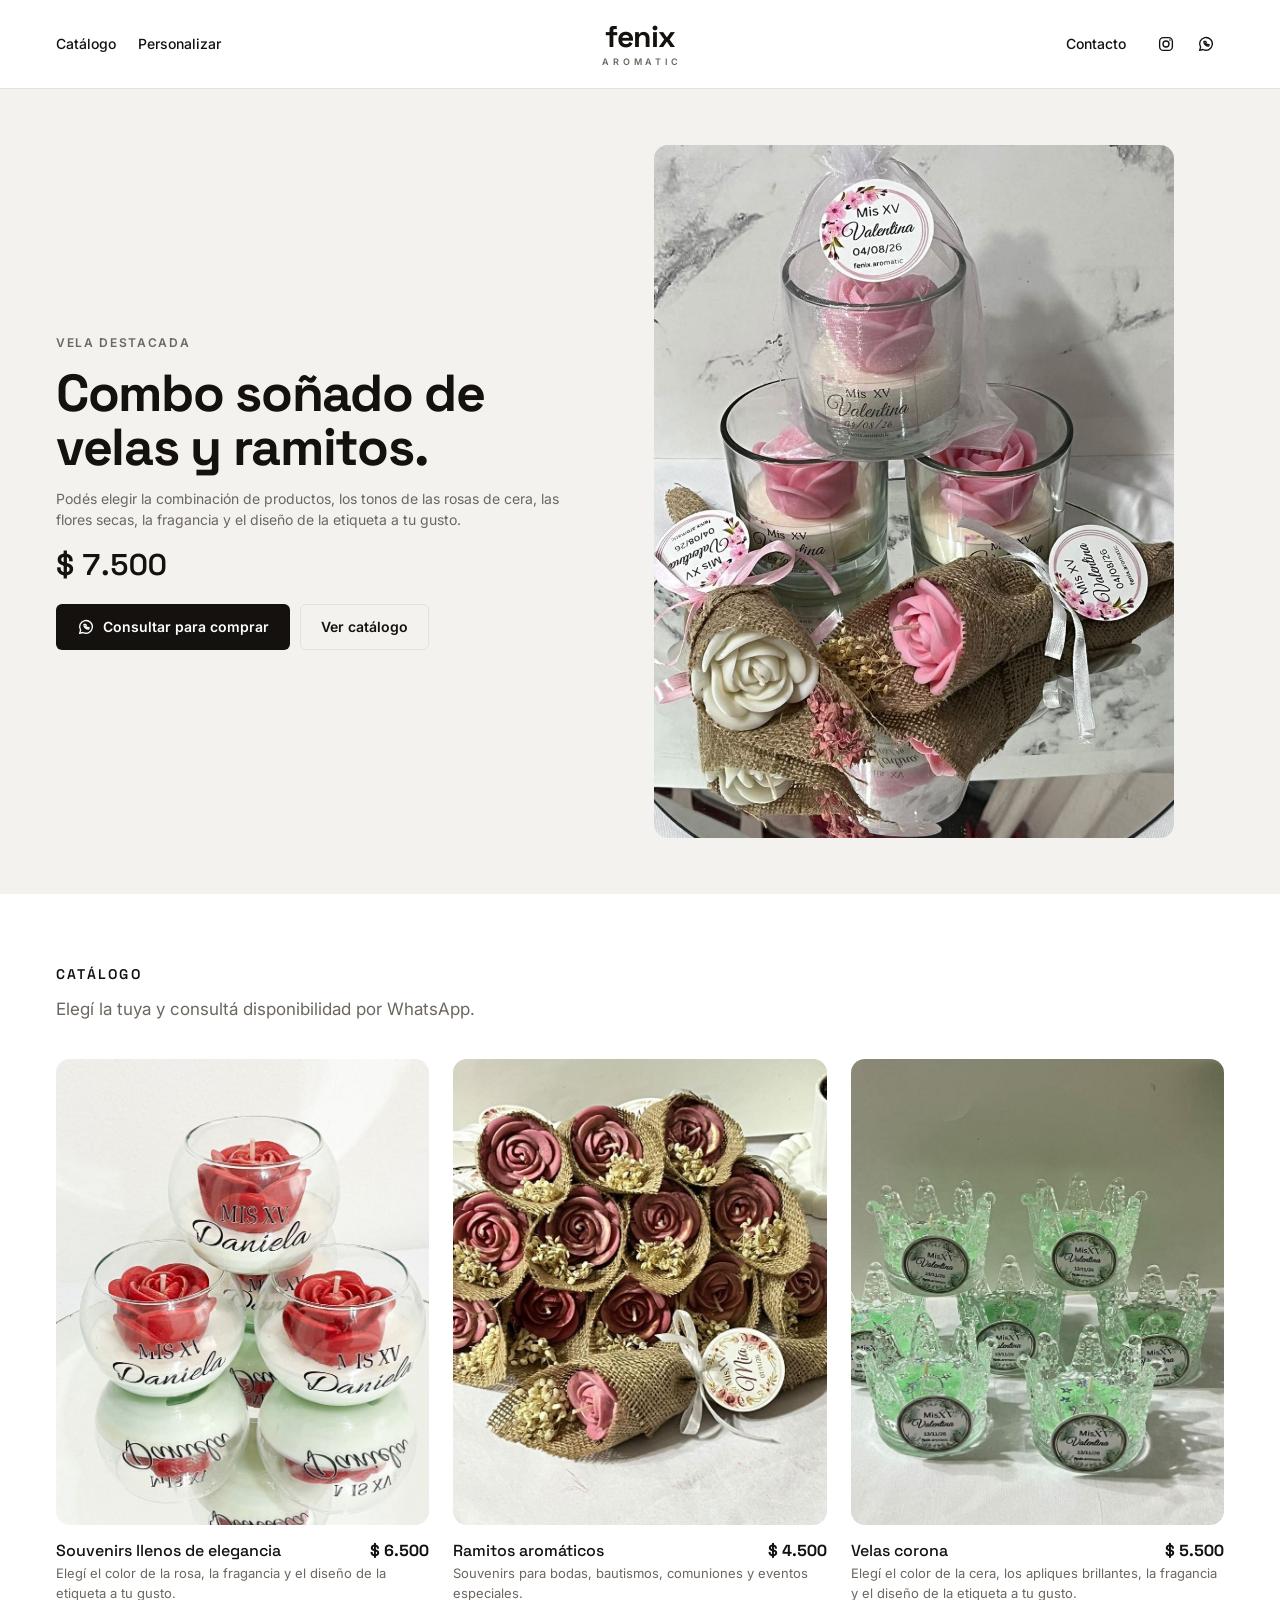
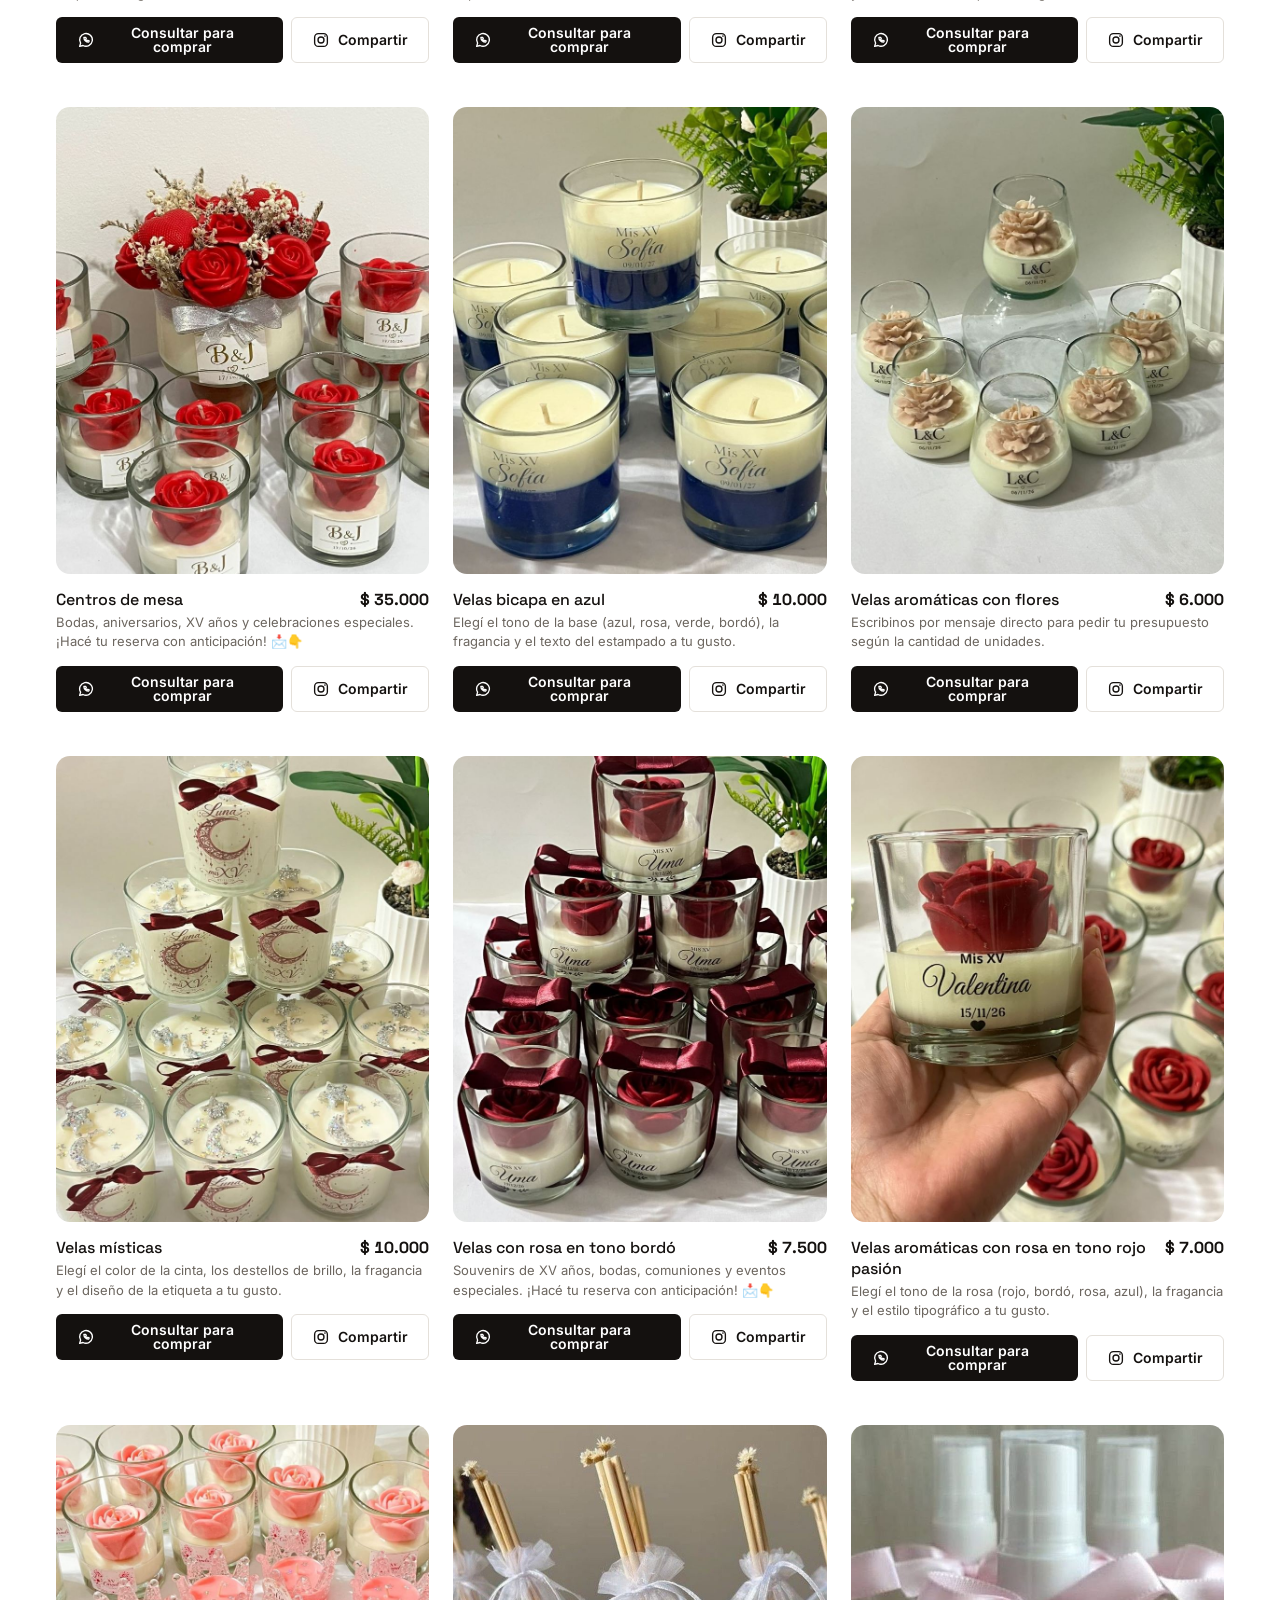
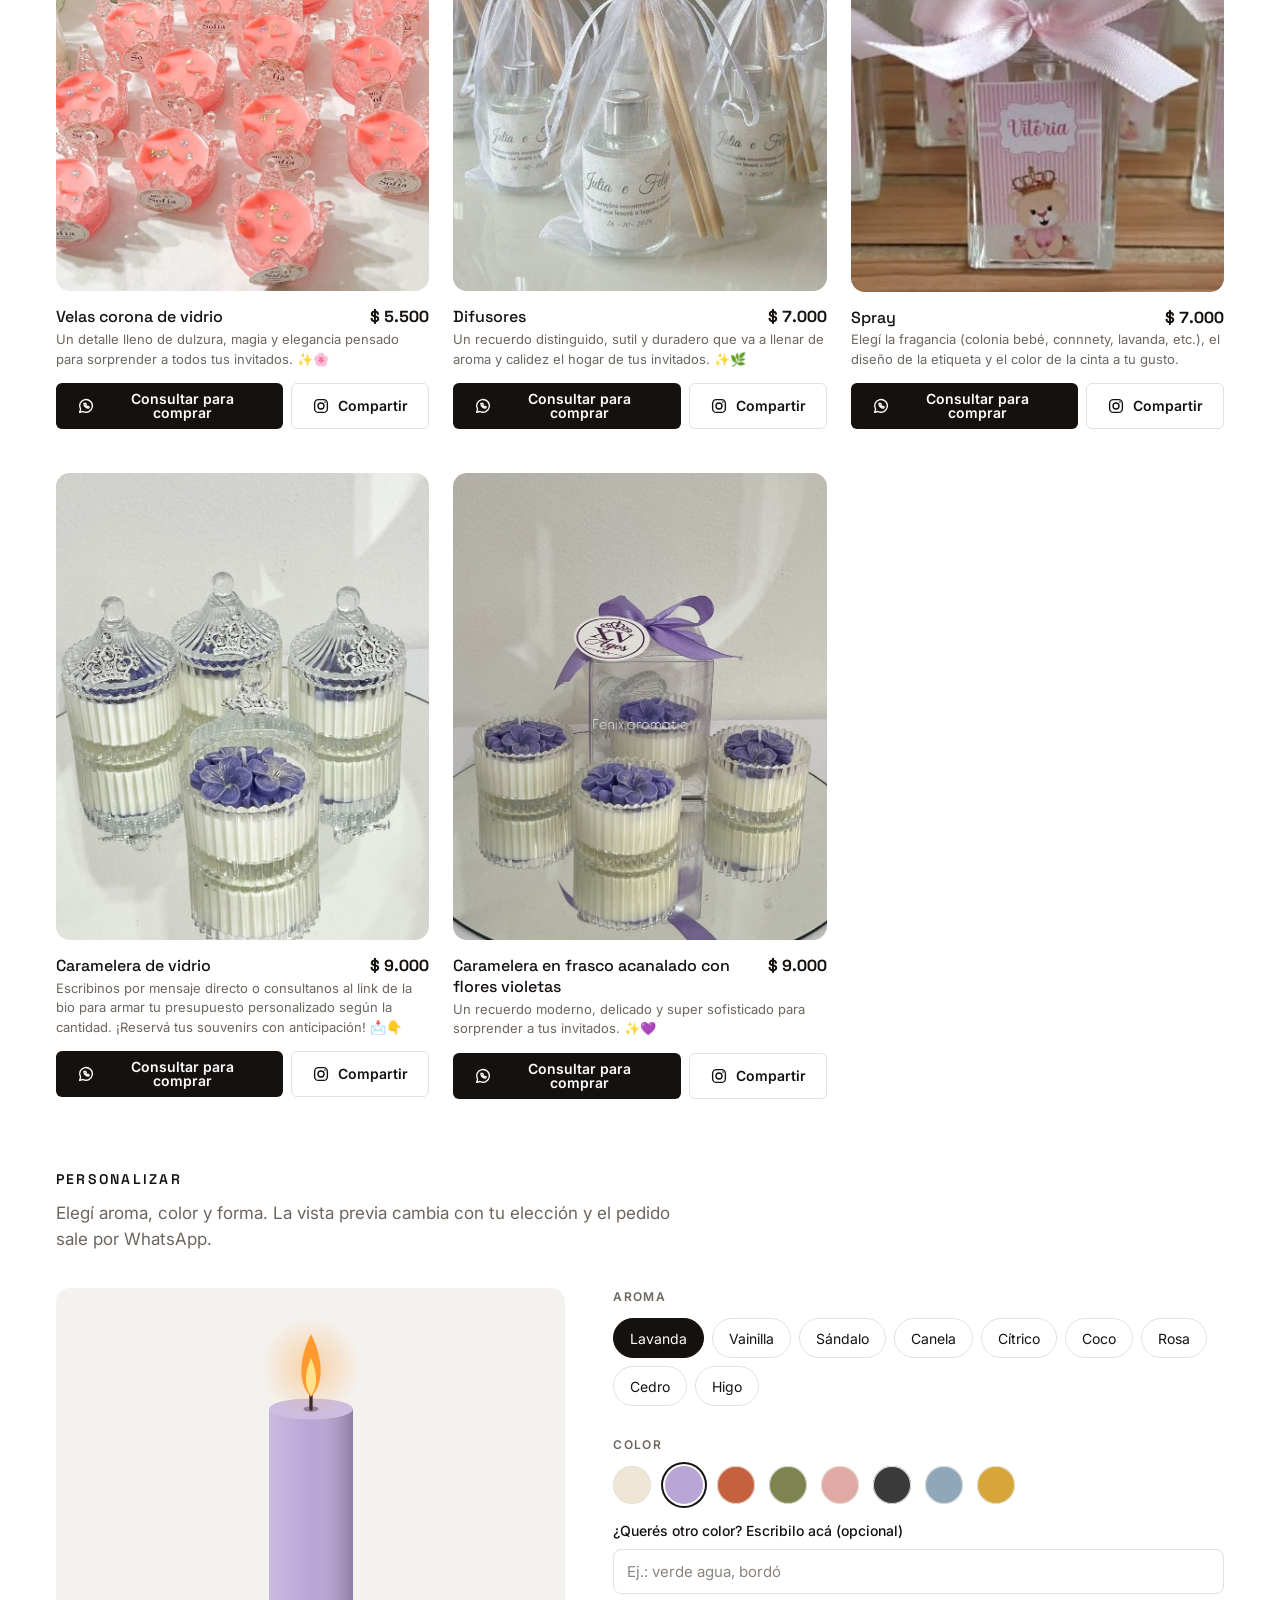
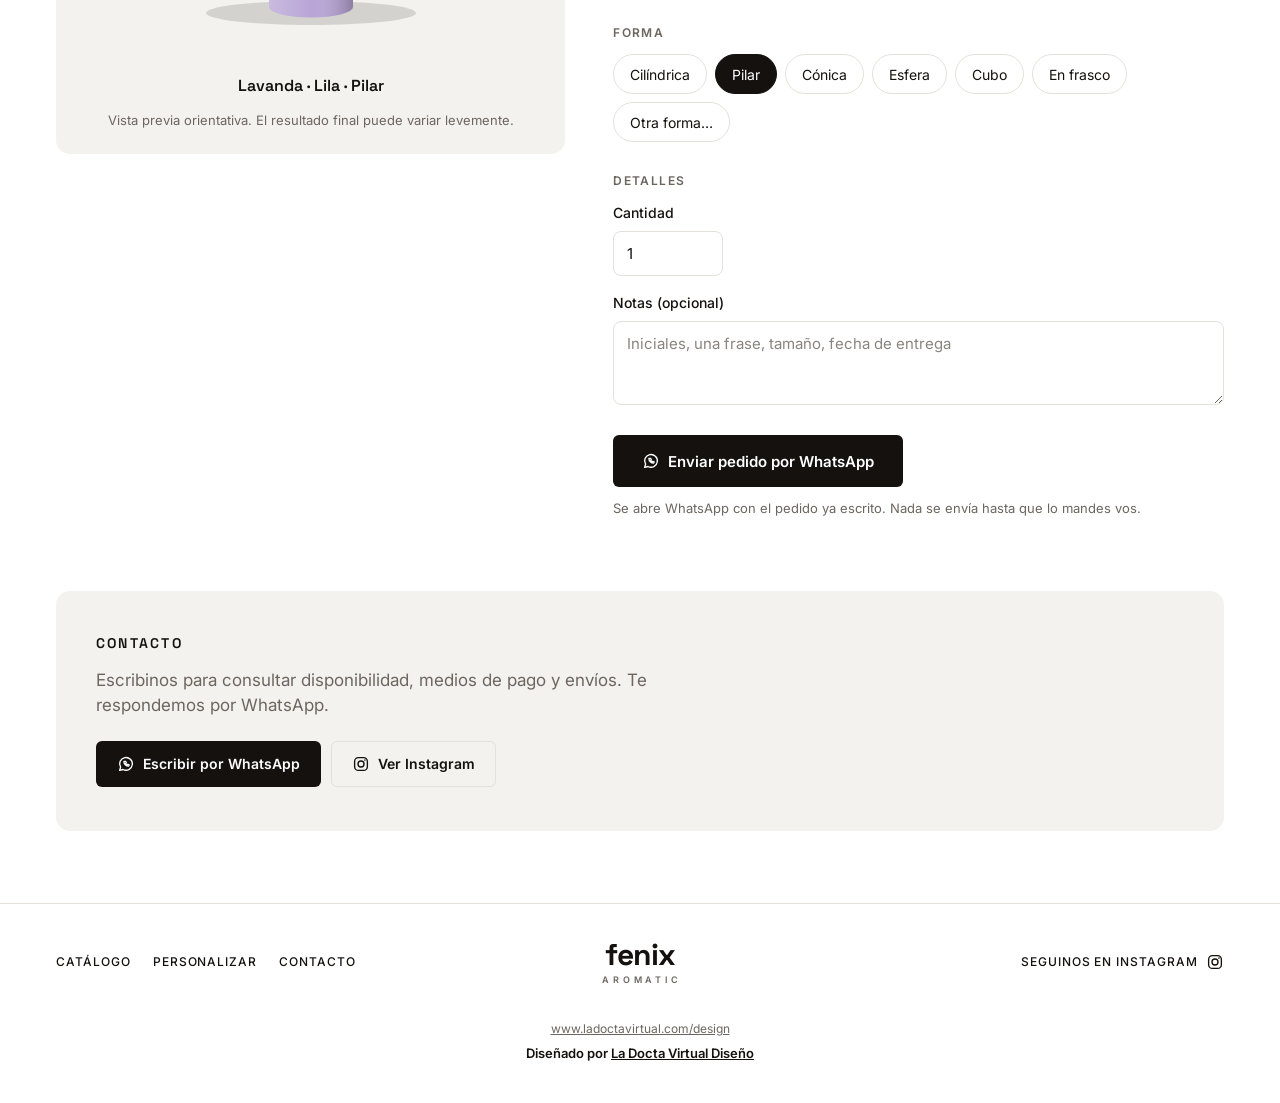
<file: index.html>
<!doctype html>
<html lang="es">
<head>
<meta charset="utf-8">
<meta name="viewport" content="width=device-width, initial-scale=1">
<title>Fenix Aromatic</title>
<meta name="description" content="Fenix Aromatic: velas aromáticas. Catálogo, consultas por WhatsApp y velas personalizadas por aroma, color y forma.">
<link rel="icon" href="data:image/svg+xml,%3Csvg xmlns='http://www.w3.org/2000/svg' viewBox='0 0 100 100'%3E%3Ctext y='.9em' font-size='90'%3E🕯️%3C/text%3E%3C/svg%3E">
<link rel="preconnect" href="https://fonts.googleapis.com">
<link rel="preconnect" href="https://fonts.gstatic.com" crossorigin>
<link rel="stylesheet" href="https://fonts.googleapis.com/css2?family=Inter:wght@400;500;600&family=Space+Grotesk:wght@500;600;700&display=swap">
<link rel="stylesheet" href="css/style.css">
<script>document.documentElement.classList.add('cargando');</script>
</head>
<body>

<!-- Iconos (se usan con <use>) -->
<svg width="0" height="0" style="position:absolute" aria-hidden="true" focusable="false">
  <symbol id="i-ig" viewBox="0 0 24 24">
    <g fill="none" stroke="currentColor" stroke-width="1.8" stroke-linecap="round" stroke-linejoin="round">
      <rect x="3.5" y="3.5" width="17" height="17" rx="5"/>
      <circle cx="12" cy="12" r="4"/>
    </g>
    <circle cx="17.3" cy="6.8" r="1.1" fill="currentColor"/>
  </symbol>
  <symbol id="i-wa" viewBox="0 0 24 24">
    <g fill="none" stroke="currentColor" stroke-width="1.8" stroke-linecap="round" stroke-linejoin="round">
      <path d="M3.5 20.5l1.3-4.2A8.5 8.5 0 1 1 8 19.3z"/>
      <path d="M9.2 8.6c0 3.4 2.8 6.2 6.2 6.2l.9-1.5-1.9-.9-.9.8a4.3 4.3 0 0 1-1.9-1.9l.8-.9-.9-1.9z"/>
    </g>
  </symbol>
</svg>

<header class="site-header" id="inicio">
  <div class="wrap header-inner">
    <nav class="nav nav-left" aria-label="Principal">
      <a href="#catalogo" data-c="ajustes.menu_catalogo"></a>
      <a href="#personalizar" data-c="ajustes.menu_personalizar"></a>
    </nav>
    <a class="logo" href="#inicio" data-aria="inicio">
      <span class="logo-main" data-c="ajustes.logo_principal"></span>
      <span class="logo-sub" data-c="ajustes.logo_secundario"></span>
    </a>
    <div class="nav nav-right">
      <a href="#contacto" data-c="ajustes.menu_contacto"></a>
      <span class="socials">
        <a class="icon-link" data-ig data-aria="instagram" href="#" target="_blank" rel="noopener"><svg class="ico" aria-hidden="true"><use href="#i-ig"/></svg></a>
        <a class="icon-link" data-wa="general" href="#" target="_blank" rel="noopener" aria-label="Escribir por WhatsApp"><svg class="ico" aria-hidden="true"><use href="#i-wa"/></svg></a>
      </span>
    </div>
  </div>
</header>

<main>

  <!-- Vela destacada (contenido en content/inicio.json) -->
  <section class="hero" aria-labelledby="hero-nombre">
    <div class="wrap hero-inner">
      <div class="hero-copy">
        <p class="eyebrow" data-c="inicio.etiqueta"></p>
        <h1 id="hero-nombre" data-c="inicio.titulo"></h1>
        <p class="hero-meta" data-c="inicio.descripcion"></p>
        <p class="hero-price" data-c="inicio.precio"></p>
        <div class="hero-actions">
          <a class="btn btn-dark" id="hero-wa" href="#" target="_blank" rel="noopener"><svg class="ico" aria-hidden="true"><use href="#i-wa"/></svg><span data-c="inicio.boton_principal"></span></a>
          <a class="btn btn-line" href="#catalogo" data-c="inicio.boton_secundario"></a>
        </div>
      </div>
      <div class="hero-art">
        <img id="hero-img" alt="" fetchpriority="high">
      </div>
    </div>
  </section>

  <!-- Catálogo (las tarjetas se arman con content/catalogo.json) -->
  <section class="section" id="catalogo" aria-labelledby="catalogo-titulo">
    <div class="wrap">
      <h2 class="section-title" id="catalogo-titulo" data-c="catalogo.titulo"></h2>
      <p class="section-lead" data-c="catalogo.descripcion"></p>
      <div class="grid" id="grid-catalogo"></div>
    </div>
  </section>

  <!-- Personalizar (opciones en content/personalizar.json) -->
  <section class="section flush-top" id="personalizar" aria-labelledby="personalizar-titulo">
    <div class="wrap">
      <h2 class="section-title" id="personalizar-titulo" data-c="personalizar.titulo"></h2>
      <p class="section-lead" data-c="personalizar.descripcion"></p>

      <div class="custom-grid">

        <!-- Vista previa: la forma se resuelve con CSS y el color / resumen con js/app.js -->
        <div class="preview">
          <svg class="preview-svg" viewBox="0 0 200 230" role="img" aria-label="Vista previa de tu vela" xmlns="http://www.w3.org/2000/svg">
            <defs>
              <linearGradient id="pv-s" x1="0" x2="1" y1="0" y2="0">
                <stop offset="0" stop-color="#fff" stop-opacity=".24"/><stop offset=".5" stop-color="#fff" stop-opacity="0"/><stop offset="1" stop-color="#000" stop-opacity=".24"/>
              </linearGradient>
              <radialGradient id="pv-r" cx=".35" cy=".3" r=".8">
                <stop offset="0" stop-color="#fff" stop-opacity=".38"/><stop offset=".5" stop-color="#fff" stop-opacity="0"/><stop offset="1" stop-color="#000" stop-opacity=".26"/>
              </radialGradient>
              <radialGradient id="pv-g">
                <stop offset="0" stop-color="#ff9a2e" stop-opacity=".38"/><stop offset="1" stop-color="#ff9a2e" stop-opacity="0"/>
              </radialGradient>
            </defs>
            <ellipse cx="100" cy="198" rx="70" ry="8" fill="#14110f" fill-opacity=".14"/>

            <g class="shape s-cilindro">
              <path class="c-body" d="M64 96V194A36 8 0 0 0 136 194V96Z"/>
              <path d="M64 96V194A36 8 0 0 0 136 194V96Z" fill="url(#pv-s)"/>
              <ellipse class="c-top" cx="100" cy="96" rx="36" ry="8"/>
              <ellipse class="c-dark" cx="100" cy="96" rx="6" ry="2.2"/>
              <circle cx="100" cy="68" r="34" fill="url(#pv-g)"/>
              <line x1="100" y1="96" x2="100" y2="86" stroke="#3a2a22" stroke-width="2.2" stroke-linecap="round"/>
              <g class="flame"><path d="M100 88C110 78 107 60 100 46C93 60 90 78 100 88Z" fill="#ff9a2e"/><path d="M100 87C105 81 104 71 100 62C96 71 95 81 100 87Z" fill="#ffe28a"/></g>
            </g>

            <g class="shape s-pilar">
              <path class="c-body" d="M72 62V194A28 7 0 0 0 128 194V62Z"/>
              <path d="M72 62V194A28 7 0 0 0 128 194V62Z" fill="url(#pv-s)"/>
              <ellipse class="c-top" cx="100" cy="62" rx="28" ry="7"/>
              <ellipse class="c-dark" cx="100" cy="62" rx="5" ry="1.8"/>
              <circle cx="100" cy="34" r="34" fill="url(#pv-g)"/>
              <line x1="100" y1="62" x2="100" y2="52" stroke="#3a2a22" stroke-width="2.2" stroke-linecap="round"/>
              <g class="flame"><path d="M100 54C110 44 107 26 100 12C93 26 90 44 100 54Z" fill="#ff9a2e"/><path d="M100 53C105 47 104 37 100 28C96 37 95 47 100 53Z" fill="#ffe28a"/></g>
            </g>

            <g class="shape s-cono">
              <path class="c-body" d="M56 194A44 8 0 0 0 144 194L120 88H80Z"/>
              <path d="M56 194A44 8 0 0 0 144 194L120 88H80Z" fill="url(#pv-s)"/>
              <ellipse class="c-top" cx="100" cy="88" rx="20" ry="5"/>
              <ellipse class="c-dark" cx="100" cy="88" rx="4" ry="1.5"/>
              <circle cx="100" cy="60" r="34" fill="url(#pv-g)"/>
              <line x1="100" y1="88" x2="100" y2="78" stroke="#3a2a22" stroke-width="2.2" stroke-linecap="round"/>
              <g class="flame"><path d="M100 80C110 70 107 52 100 38C93 52 90 70 100 80Z" fill="#ff9a2e"/><path d="M100 79C105 73 104 63 100 54C96 63 95 73 100 79Z" fill="#ffe28a"/></g>
            </g>

            <g class="shape s-esfera">
              <circle class="c-body" cx="100" cy="146" r="52"/>
              <circle cx="100" cy="146" r="52" fill="url(#pv-r)"/>
              <ellipse class="c-dark" cx="100" cy="98" rx="9" ry="3"/>
              <circle cx="100" cy="70" r="34" fill="url(#pv-g)"/>
              <line x1="100" y1="98" x2="100" y2="88" stroke="#3a2a22" stroke-width="2.2" stroke-linecap="round"/>
              <g class="flame"><path d="M100 90C110 80 107 62 100 48C93 62 90 80 100 90Z" fill="#ff9a2e"/><path d="M100 89C105 83 104 73 100 64C96 73 95 83 100 89Z" fill="#ffe28a"/></g>
            </g>

            <g class="shape s-cubo">
              <polygon class="c-dark" points="134,118 158,100 158,176 134,194"/>
              <rect class="c-body" x="62" y="118" width="72" height="76"/>
              <polygon class="c-top" points="62,118 86,100 158,100 134,118"/>
              <ellipse class="c-dark" cx="110" cy="109" rx="9" ry="2.6"/>
              <circle cx="110" cy="81" r="34" fill="url(#pv-g)"/>
              <line x1="110" y1="109" x2="110" y2="99" stroke="#3a2a22" stroke-width="2.2" stroke-linecap="round"/>
              <g class="flame"><path d="M110 101C120 91 117 73 110 59C103 73 100 91 110 101Z" fill="#ff9a2e"/><path d="M110 100C115 94 114 84 110 75C106 84 105 94 110 100Z" fill="#ffe28a"/></g>
            </g>

            <g class="shape s-jar">
              <path class="c-body" d="M52 108V180Q52 194 66 194H134Q148 194 148 180V108Z"/>
              <path d="M52 108V180Q52 194 66 194H134Q148 194 148 180V108Z" fill="url(#pv-s)"/>
              <ellipse class="c-rim" cx="100" cy="108" rx="48" ry="10"/>
              <ellipse class="c-wax" cx="100" cy="109" rx="42" ry="8"/>
              <ellipse class="c-well" cx="100" cy="109" rx="6" ry="2"/>
              <rect x="76" y="140" width="48" height="30" rx="3" fill="#faf8f5"/>
              <text x="100" y="159" text-anchor="middle" font-family="Space Grotesk, sans-serif" font-size="11" font-weight="700" fill="#1c1a18">fenix</text>
              <circle cx="100" cy="81" r="34" fill="url(#pv-g)"/>
              <line x1="100" y1="109" x2="100" y2="99" stroke="#3a2a22" stroke-width="2.2" stroke-linecap="round"/>
              <g class="flame"><path d="M100 101C110 91 107 73 100 59C93 73 90 91 100 101Z" fill="#ff9a2e"/><path d="M100 100C105 94 104 84 100 75C96 84 95 94 100 100Z" fill="#ffe28a"/></g>
            </g>
          </svg>
          <p class="summary" id="resumen-vela" aria-live="polite"></p>
          <p class="note" data-c="personalizar.nota_vista_previa"></p>
        </div>

        <!-- El pedido se arma con JS y se abre WhatsApp con el mensaje ya escrito (js/app.js) -->
        <form id="form-personalizar" action="#" method="get">

          <fieldset>
            <legend data-c="personalizar.titulo_aroma"></legend>
            <div class="chips" id="lista-aromas"></div>
          </fieldset>

          <fieldset>
            <legend data-c="personalizar.titulo_color"></legend>
            <div class="swatches" id="lista-colores"></div>
            <div class="field" style="margin-top:16px">
              <label for="otro-color" data-c="personalizar.otro_color_etiqueta"></label>
              <input type="text" id="otro-color" name="Otro color" maxlength="60" autocomplete="off" data-c-ph="personalizar.otro_color_ejemplo">
            </div>
          </fieldset>

          <fieldset class="shape-group">
            <legend data-c="personalizar.titulo_forma"></legend>
            <div class="chips" id="lista-formas"></div>
            <div class="shape-other">
              <label for="otra-forma" data-c="personalizar.otra_forma_etiqueta"></label>
              <input type="text" id="otra-forma" name="Otra forma" maxlength="80" autocomplete="off" data-c-ph="personalizar.otra_forma_ejemplo">
              <p class="hint" data-c="personalizar.otra_forma_aviso"></p>
            </div>
          </fieldset>

          <fieldset>
            <legend data-c="personalizar.titulo_detalles"></legend>
            <div class="field">
              <label for="cantidad" data-c="personalizar.cantidad_etiqueta"></label>
              <input type="number" id="cantidad" name="Cantidad" min="1" max="99" value="1" inputmode="numeric">
            </div>
            <div class="field">
              <label for="notas" data-c="personalizar.notas_etiqueta"></label>
              <textarea id="notas" name="Notas" maxlength="400" data-c-ph="personalizar.notas_ejemplo"></textarea>
            </div>
          </fieldset>

          <div class="cta-row">
            <button class="btn btn-dark btn-lg" type="submit"><svg class="ico" aria-hidden="true"><use href="#i-wa"/></svg><span data-c="personalizar.boton_enviar"></span></button>
            <p class="hint" data-c="personalizar.aviso_boton"></p>
          </div>
        </form>

      </div>
    </div>
  </section>

  <!-- Contacto (content/contacto.json) -->
  <section class="section flush-top" id="contacto" aria-labelledby="contacto-titulo">
    <div class="wrap">
      <div class="contact">
        <h2 class="section-title" id="contacto-titulo" data-c="contacto.titulo"></h2>
        <p data-c="contacto.texto"></p>
        <div class="contact-actions">
          <a class="btn btn-dark" data-wa="general" href="#" target="_blank" rel="noopener"><svg class="ico" aria-hidden="true"><use href="#i-wa"/></svg><span data-c="contacto.boton_whatsapp"></span></a>
          <a class="btn btn-line" data-ig href="#" target="_blank" rel="noopener"><svg class="ico" aria-hidden="true"><use href="#i-ig"/></svg><span data-c="instagram.texto_boton_contacto"></span></a>
        </div>
      </div>
    </div>
  </section>

</main>

<footer class="site-footer">
  <div class="wrap">
    <div class="footer-grid">
      <nav class="footer-links" aria-label="Pie de página">
        <a href="#catalogo" data-c="ajustes.menu_catalogo"></a>
        <a href="#personalizar" data-c="ajustes.menu_personalizar"></a>
        <a href="#contacto" data-c="ajustes.menu_contacto"></a>
      </nav>
      <a class="logo" href="#inicio" data-aria="arriba">
        <span class="logo-main" data-c="ajustes.logo_principal"></span>
        <span class="logo-sub" data-c="ajustes.logo_secundario"></span>
      </a>
      <div class="footer-social">
        <a data-ig href="#" target="_blank" rel="noopener"><span data-c="instagram.texto_pie"></span> <svg class="ico" aria-hidden="true"><use href="#i-ig"/></svg></a>
      </div>
    </div>
    <!-- Créditos fijos: NO están en el CMS, no se pueden editar desde el administrador -->
    <p class="legal"><a href="https://ladoctavirtual.com/design/" target="_blank" rel="noopener">www.ladoctavirtual.com/design</a></p>
    <p class="credit">Diseñado por <a href="https://www.instagram.com/ladoctavirtualdiseno/" target="_blank" rel="noopener">La Docta Virtual Diseño</a></p>
  </div>
</footer>

<div class="toast" id="toast" role="status" aria-live="polite" hidden></div>

<noscript><p style="padding:24px;text-align:center">Para ver este sitio necesitás activar JavaScript.</p></noscript>

<script src="https://identity.netlify.com/v1/netlify-identity-widget.js"></script>
<script src="js/contenido.js" defer></script>
<script src="js/app.js" defer></script>
<script>
  /* Invitaciones y recuperación de clave de Netlify Identity: abre la ventana y, al entrar, lleva al administrador */
  if (window.netlifyIdentity) {
    window.netlifyIdentity.on('init', function (user) {
      if (!user) window.netlifyIdentity.on('login', function () { document.location.href = '/admin/'; });
    });
  }
</script>
</body>
</html>
</file>
<file: css/style.css>
/* Fenix Aromatic - hoja de estilos (la forma de la vista previa se resuelve con CSS; js/contenido.js arma la página con content/*.json
   y js/app.js maneja Compartir, el color de la vista previa y el pedido por WhatsApp)
   Estructura: cabecera centrada, banda gris con la vela destacada, grilla de 3 columnas,
   configurador con vista previa que cambia con CSS, contacto y pie. */

:root {
  --bg: #ffffff;
  --panel: #f4f2ef;
  --fg: #14110f;
  --muted: #6c665f;
  --line: #e4e0da;
  --btn-bg: #14110f;
  --btn-fg: #ffffff;
  --accent: #c2410c;
  --font-display: "Space Grotesk", system-ui, -apple-system, "Segoe UI", sans-serif;
  --font-body: "Inter", system-ui, -apple-system, "Segoe UI", sans-serif;
  color-scheme: light;
}

*, *::before, *::after { box-sizing: border-box; }
html { scroll-behavior: auto; }
@media (prefers-reduced-motion: no-preference) { html { scroll-behavior: smooth; } }
body {
  margin: 0;
  background: var(--bg);
  color: var(--fg);
  font-family: var(--font-body);
  font-size: 16px;
  line-height: 1.5;
  -webkit-font-smoothing: antialiased;
}
h1, h2, h3, p { margin: 0; }
a { color: inherit; }
img { display: block; max-width: 100%; height: auto; }
/* Mientras se carga el contenido editable (content/*.json) no se muestra la página a medias */
.cargando .site-header, .cargando main, .cargando .site-footer { visibility: hidden; }
:focus-visible { outline: 2px solid var(--accent); outline-offset: 3px; }

.wrap {
  width: 100%;
  max-width: 1200px;
  margin-inline: auto;
  padding-left: max(16px, env(safe-area-inset-left, 0px));
  padding-right: max(16px, env(safe-area-inset-right, 0px));
}
.ico { width: 18px; height: 18px; flex: none; }

/* ---------- Cabecera ---------- */
.site-header { border-bottom: 1px solid var(--line); }
.header-inner {
  display: grid;
  grid-template-columns: 1fr auto 1fr;
  align-items: center;
  gap: 12px;
  padding-block: 22px;
}
.nav { display: flex; align-items: center; gap: 22px; font-size: 14px; font-weight: 500; }
.nav-right { justify-self: end; }
.nav a:not(.icon-link) { text-decoration: none; padding-block: 8px; border-bottom: 1px solid transparent; }
.nav a:not(.icon-link):hover { border-bottom-color: var(--accent); }
.socials { display: flex; gap: 4px; }
.icon-link {
  display: grid; place-items: center;
  width: 36px; height: 36px; border-radius: 8px;
  color: var(--fg); text-decoration: none;
}
.icon-link:hover { background: var(--panel); color: var(--accent); }
.logo { display: grid; justify-items: center; text-decoration: none; line-height: 1; color: var(--fg); }
.logo-main { font: 700 30px/1 var(--font-display); letter-spacing: -0.03em; }
.logo-sub {
  margin-top: 5px; padding-left: 0.42em;
  font-size: 9px; font-weight: 600; letter-spacing: 0.42em; text-transform: uppercase; color: var(--muted);
}

/* ---------- Botones ---------- */
.btn {
  display: inline-flex; align-items: center; justify-content: center; gap: 8px;
  min-height: 46px; padding: 0 20px;
  border: 1px solid transparent; border-radius: 6px;
  font: 600 14px/1 var(--font-body);
  text-decoration: none; text-align: center; cursor: pointer;
  transition: opacity 0.15s, border-color 0.15s;
}
.btn-dark { background: var(--btn-bg); color: var(--btn-fg); }
.btn-dark:hover { opacity: 0.86; }
.btn-line { background: transparent; color: var(--fg); border-color: var(--line); }
.btn-line:hover { border-color: var(--fg); }
.btn-lg { min-height: 52px; padding: 0 28px; font-size: 15px; }

/* ---------- Hero ---------- */
.hero { background: var(--panel); }
.hero-inner {
  display: grid; grid-template-columns: minmax(0, 5fr) minmax(0, 6fr);
  align-items: center; gap: 32px; padding-block: 56px;
}
.hero-copy { display: grid; gap: 14px; justify-items: start; }
.eyebrow { font-size: 12px; font-weight: 600; letter-spacing: 0.14em; text-transform: uppercase; color: var(--muted); }
h1 { font: 700 clamp(32px, 4.6vw, 52px)/1.04 var(--font-display); letter-spacing: -0.025em; text-wrap: balance; }
.hero-meta { font-size: 14px; color: var(--muted); }
.hero-price { font: 600 30px/1 var(--font-display); font-variant-numeric: tabular-nums; margin-block: 6px 10px; }
.hero-actions { display: flex; flex-wrap: wrap; gap: 10px; }
.hero-art { display: grid; place-items: center; }
.hero-art img { width: min(100%, 520px); border-radius: 14px; }

/* ---------- Secciones ---------- */
.section { padding-block: 72px; scroll-margin-top: 8px; }
.section.flush-top { padding-top: 0; }
.section-title {
  font: 600 14px/1.2 var(--font-display);
  letter-spacing: 0.16em; text-transform: uppercase;
}
.section-lead { margin-top: 14px; max-width: 56ch; color: var(--muted); font-size: 17px; }

/* ---------- Catálogo ---------- */
.grid { margin-top: 36px; display: grid; grid-template-columns: repeat(3, minmax(0, 1fr)); gap: 44px 24px; }
.card { min-width: 0; display: flex; flex-direction: column; }
.card-art {
  background: var(--panel); border-radius: 14px; aspect-ratio: 4 / 5;
  overflow: hidden;
}
.card-art img {
  width: 100%; height: 100%; object-fit: cover;
  transition: transform 0.25s ease;
}
.card:hover .card-art img { transform: scale(1.04); }
.card-head { display: flex; justify-content: space-between; align-items: baseline; gap: 12px; margin-top: 16px; }
.card h3 { font: 500 16px/1.3 var(--font-display); }
.price { font: 700 16px/1.3 var(--font-display); font-variant-numeric: tabular-nums; white-space: nowrap; }
.meta { margin-top: 2px; font-size: 13px; color: var(--muted); }
.card-actions { margin-top: 14px; display: flex; flex-wrap: wrap; gap: 8px; }
.card-actions .btn-dark { flex: 1 1 170px; }
.card-actions .btn-line { flex: 0 1 auto; }

/* ---------- Personalizar ---------- */
.custom-grid {
  --candle: #b9a5d6;
  margin-top: 36px; display: grid; grid-template-columns: minmax(0, 5fr) minmax(0, 6fr);
  gap: 48px; align-items: start;
}
.preview {
  position: sticky; top: 24px;
  background: var(--panel); border-radius: 14px; padding: 28px 24px 24px;
  display: grid; justify-items: center; gap: 14px; text-align: center;
}
.preview-svg { width: min(100%, 300px); height: auto; overflow: visible; }
.summary { font: 600 16px/1.35 var(--font-display); text-wrap: balance; min-height: 1.35em; }
.note { font-size: 13px; color: var(--muted); }

/* Colores de la vela en la vista previa */
.c-body { fill: var(--candle); }
.c-top  { fill: var(--candle); fill: color-mix(in srgb, var(--candle) 72%, #fff); }
.c-dark { fill: var(--candle); fill: color-mix(in srgb, var(--candle) 76%, #000); }
.c-rim  { fill: var(--candle); fill: color-mix(in srgb, var(--candle) 80%, #000); }
.c-wax  { fill: var(--candle); fill: color-mix(in srgb, var(--candle) 40%, #fff); }
.c-well { fill: var(--candle); fill: color-mix(in srgb, var(--candle) 60%, #8a8580); }

/* Formas: solo se muestra la elegida */
.shape { display: none; }
.s-pilar { display: inline; }
.custom-grid:has(input[name="Forma"]:checked:not(#shape-pilar)) .s-pilar { display: none; }
.custom-grid:has(#shape-cilindro:checked) .s-cilindro,
.custom-grid:has(#shape-otra:checked) .s-cilindro,
.custom-grid:has(#shape-cono:checked) .s-cono,
.custom-grid:has(#shape-esfera:checked) .s-esfera,
.custom-grid:has(#shape-cubo:checked) .s-cubo,
.custom-grid:has(#shape-jar:checked) .s-jar { display: inline; }

/* El color de la vela y el texto de resumen los pone js/app.js según lo elegido (content/personalizar.json) */

/* Formulario */
fieldset { border: 0; padding: 0; margin: 0 0 30px; min-width: 0; }
legend { padding: 0; margin-bottom: 12px; font-size: 12px; font-weight: 600; letter-spacing: 0.12em; text-transform: uppercase; color: var(--muted); }
.chips { display: flex; flex-wrap: wrap; gap: 8px; }
.chip { position: relative; }
.chip input { position: absolute; inset: 0; width: 100%; height: 100%; margin: 0; opacity: 0; cursor: pointer; }
.chip span {
  display: inline-flex; align-items: center; min-height: 40px; padding: 0 16px;
  border: 1px solid var(--line); border-radius: 999px; font-size: 14px;
  transition: background 0.15s, color 0.15s, border-color 0.15s;
}
.chip:hover span { border-color: var(--fg); }
.chip input:checked + span { background: var(--fg); color: var(--bg); border-color: var(--fg); }
.chip input:focus-visible + span { outline: 2px solid var(--accent); outline-offset: 2px; }

.swatches { display: flex; flex-wrap: wrap; align-items: center; gap: 14px; }
.swatch { position: relative; width: 38px; height: 38px; }
.swatch input { position: absolute; inset: 0; width: 100%; height: 100%; margin: 0; opacity: 0; cursor: pointer; }
.swatch span { display: block; width: 100%; height: 100%; border-radius: 50%; box-shadow: inset 0 0 0 1px var(--line); transition: box-shadow 0.15s; }
.swatch input:checked + span { box-shadow: 0 0 0 2px var(--bg), 0 0 0 4px var(--fg); }
.swatch input:focus-visible + span { outline: 2px solid var(--accent); outline-offset: 5px; }

.field { display: grid; gap: 8px; }
.field + .field { margin-top: 16px; }
.field label { font-size: 14px; font-weight: 500; }
input[type="text"], input[type="number"], textarea {
  width: 100%; padding: 11px 13px; border: 1px solid var(--line); border-radius: 8px;
  background: var(--bg); color: var(--fg); font: 400 15px/1.4 var(--font-body);
}
input[type="number"] { width: 110px; }
textarea { resize: vertical; min-height: 84px; }
input::placeholder, textarea::placeholder { color: var(--muted); opacity: 0.8; }
.hint { font-size: 13px; color: var(--muted); }

/* El campo "otra forma" aparece al elegir "Otra forma…" */
.shape-other { display: grid; gap: 8px; margin-top: 14px; }
@supports selector(:has(*)) {
  .shape-other { display: none; }
  .shape-group:has(#shape-otra:checked) .shape-other { display: grid; }
}

.cta-row { display: grid; gap: 12px; justify-items: start; }
.cta-row a { text-underline-offset: 3px; }

/* ---------- Contacto ---------- */
.contact {
  background: var(--panel); border-radius: 14px; padding: 44px 40px;
  display: grid; gap: 16px; justify-items: start;
}
.contact p { max-width: 52ch; color: var(--muted); font-size: 17px; }
.contact-actions { display: flex; flex-wrap: wrap; gap: 10px; margin-top: 6px; }

/* ---------- Pie ---------- */
.site-footer { border-top: 1px solid var(--line); padding-block: 36px 40px; }
.footer-grid { display: grid; grid-template-columns: 1fr auto 1fr; align-items: center; gap: 20px; }
.footer-links { display: flex; flex-wrap: wrap; gap: 8px 22px; font-size: 12px; font-weight: 500; letter-spacing: 0.08em; text-transform: uppercase; }
.footer-links a, .footer-social a { text-decoration: none; }
.footer-links a:hover, .footer-social a:hover { color: var(--accent); }
.footer-social { justify-self: end; font-size: 12px; font-weight: 500; letter-spacing: 0.08em; text-transform: uppercase; }
.footer-social a { display: inline-flex; align-items: center; gap: 8px; }
.legal { margin-top: 36px; text-align: center; font-size: 12px; color: var(--muted); }
.credit { margin-top: 6px; text-align: center; font-size: 13px; font-weight: 600; }

/* ---------- Llama de la vista previa ---------- */
.flame { transform-box: fill-box; transform-origin: 50% 100%; }
@media (prefers-reduced-motion: no-preference) {
  .flame { animation: flicker 2.6s ease-in-out infinite; }
}
@keyframes flicker {
  0%, 100% { transform: scale(1, 1) rotate(0deg); }
  30% { transform: scale(0.95, 1.06) rotate(-1.5deg); }
  65% { transform: scale(1.04, 0.97) rotate(1.2deg); }
}

/* ---------- Aviso (toast) ---------- */
.toast {
  position: fixed; left: 50%; bottom: max(24px, env(safe-area-inset-bottom, 0px));
  transform: translateX(-50%); z-index: 50;
  max-width: min(92vw, 420px); padding: 12px 18px; border-radius: 8px;
  background: var(--btn-bg); color: var(--btn-fg);
  font-size: 14px; font-weight: 500; text-align: center;
}
.toast[hidden] { display: none; }
button.btn { appearance: none; }

/* ---------- Celular y tablet ---------- */
@media (max-width: 820px) {
  .header-inner { grid-template-columns: 1fr 1fr; padding-block: 16px; }
  .header-inner .logo { grid-column: 1 / -1; order: -1; }
  .nav { gap: 16px; }
  .hero-inner { grid-template-columns: minmax(0, 1fr); padding-block: 40px; gap: 24px; }
  .hero-art img { width: min(100%, 360px); }
  .section { padding-block: 48px; }
  .section.flush-top { padding-top: 0; }
  .grid { grid-template-columns: minmax(0, 1fr); gap: 36px; max-width: 460px; margin-inline: auto; }
  .custom-grid { grid-template-columns: minmax(0, 1fr); gap: 28px; }
  .preview { position: static; padding: 20px 16px; }
  .preview-svg { width: min(100%, 220px); }
  .contact { padding: 28px 20px; }
  .footer-grid { grid-template-columns: minmax(0, 1fr); justify-items: center; text-align: center; }
  .footer-links { justify-content: center; }
  .footer-social { justify-self: center; }
  .footer-grid .logo { order: -1; }
}
</file>
